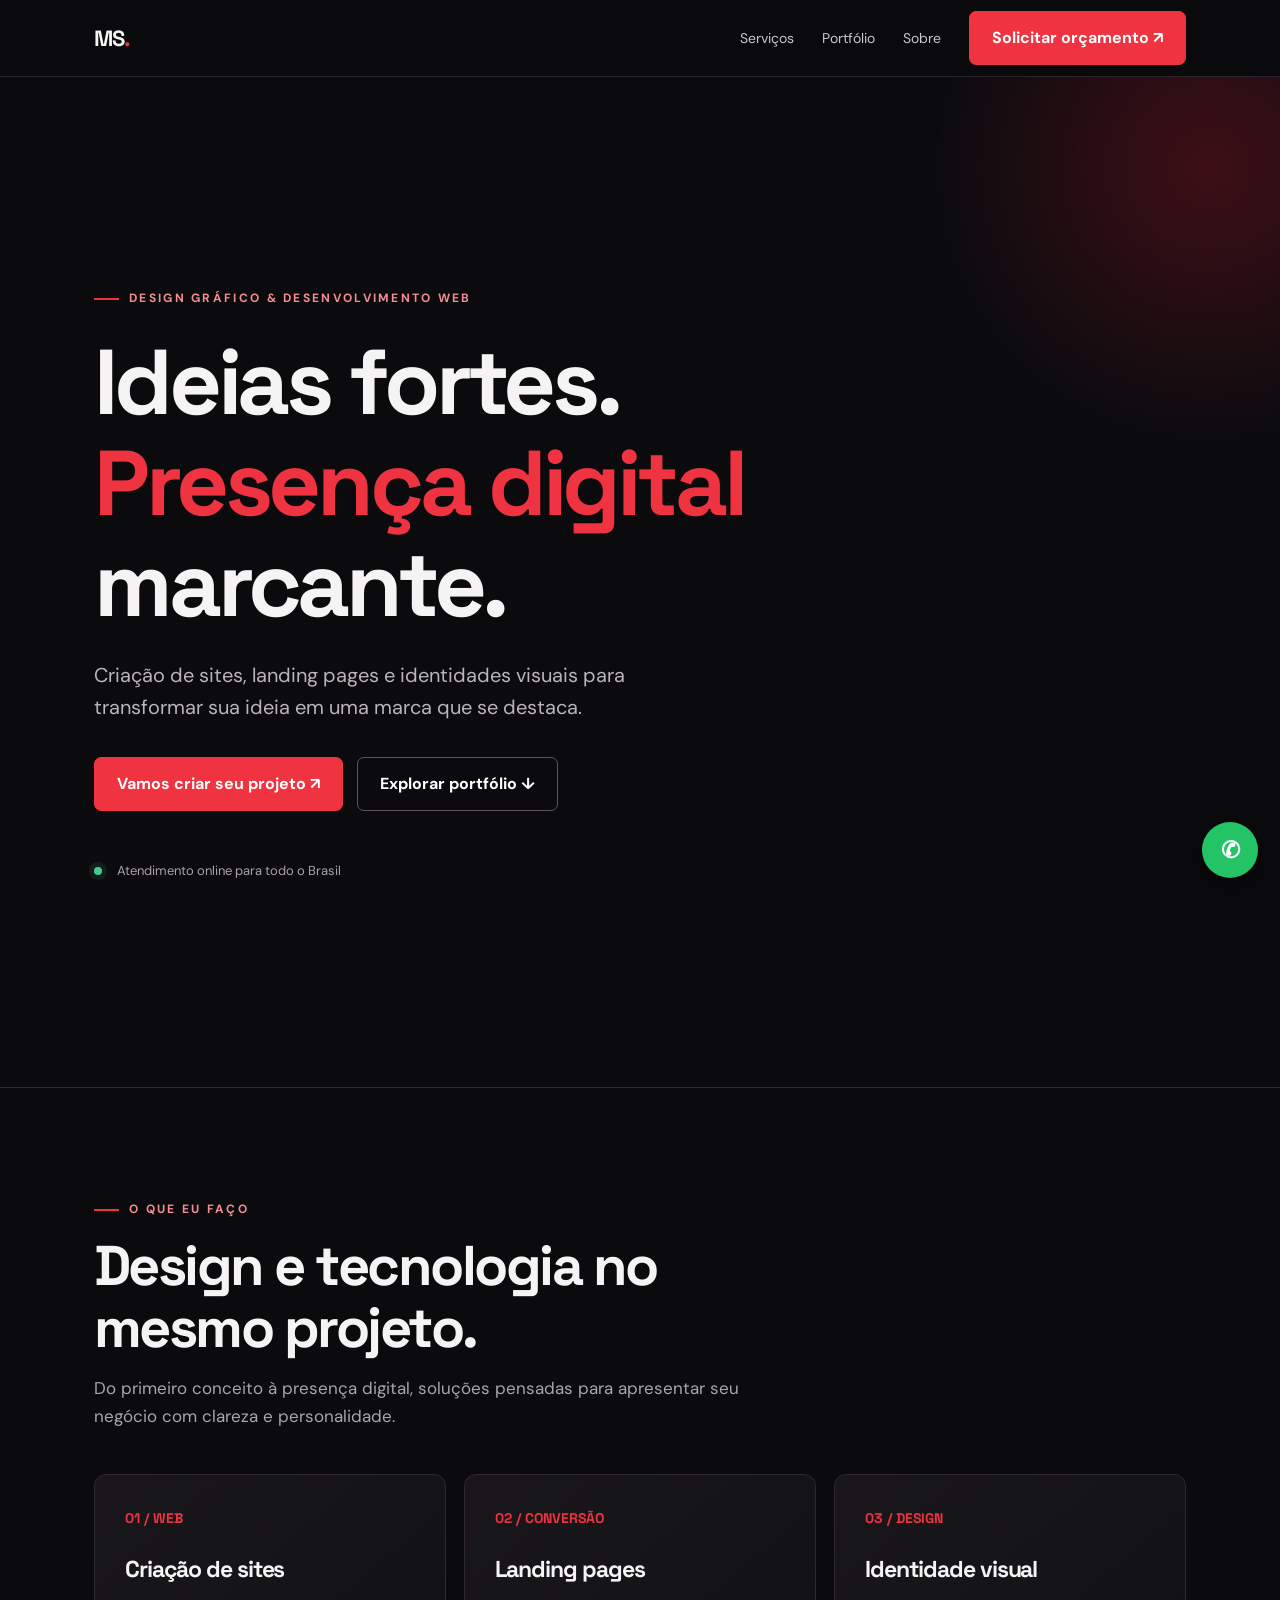
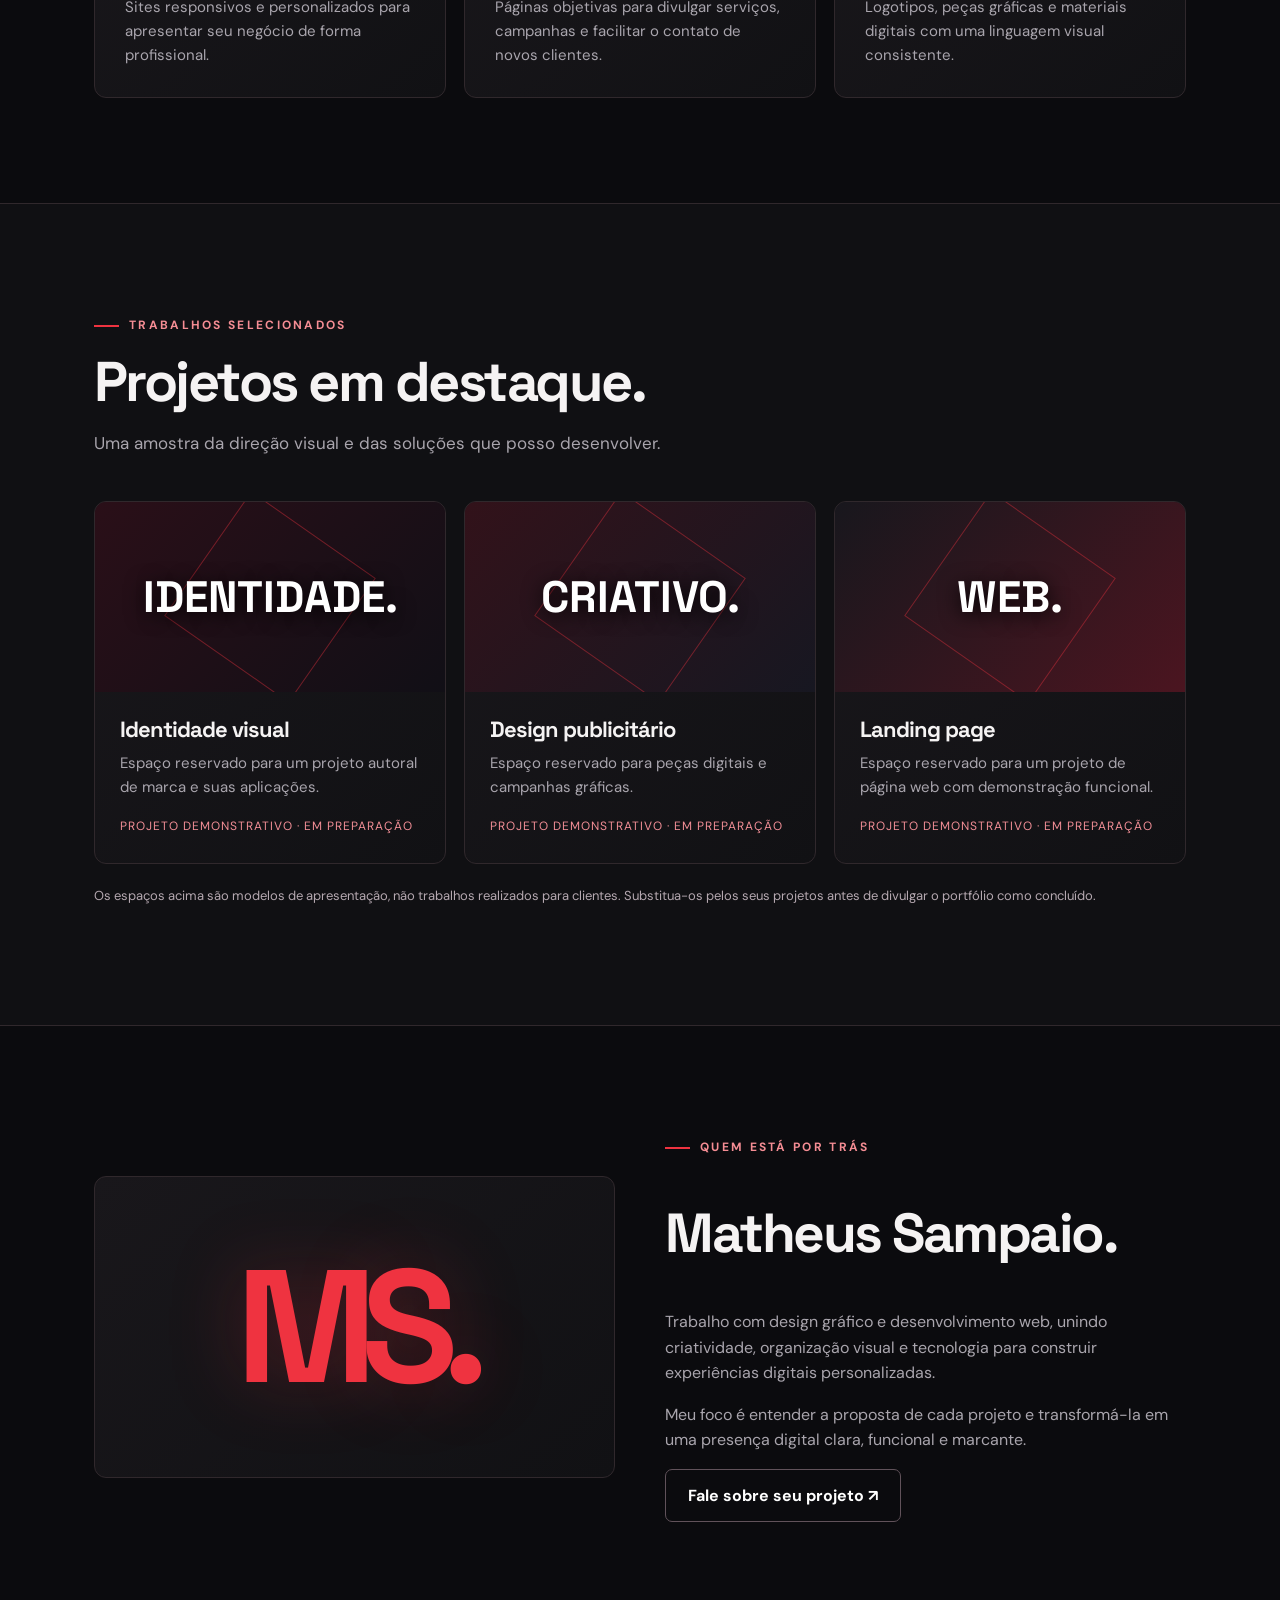
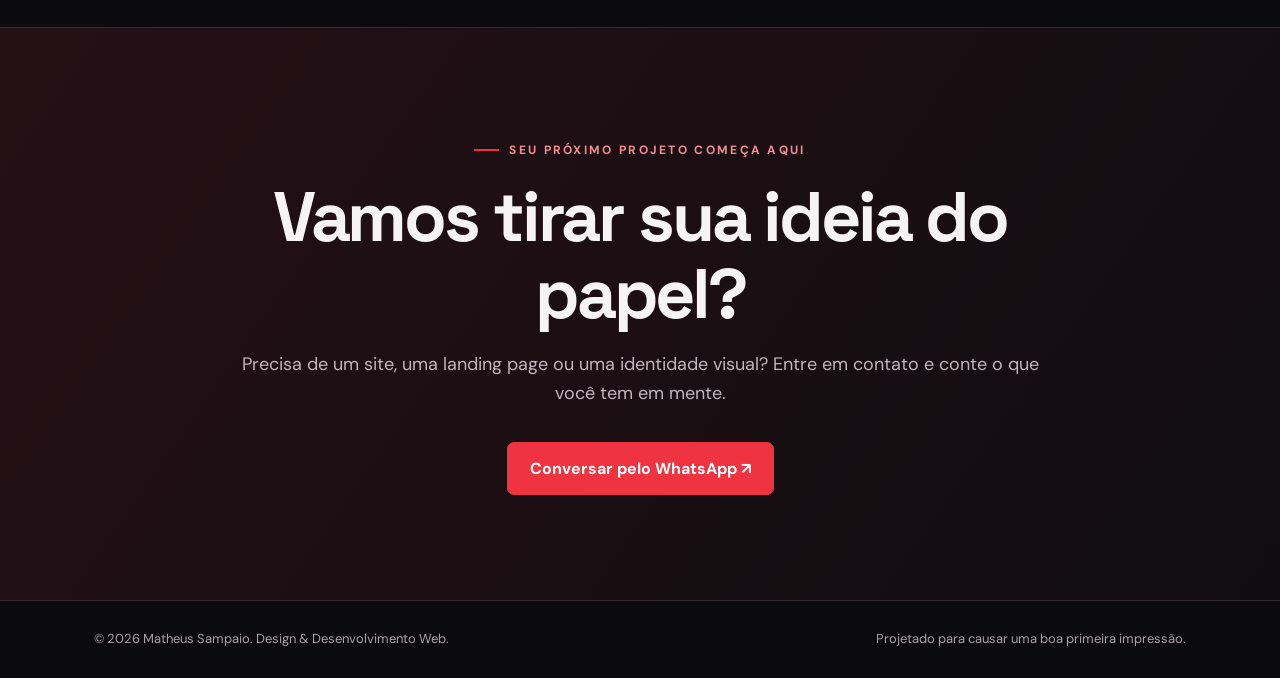
<file: index.html>
<!DOCTYPE html>
<html lang="pt-BR">

<head>
    <meta charset="UTF-8" />
    <meta name="viewport" content="width=device-width, initial-scale=1" />
    <meta name="description"
        content="Matheus Sampaio: design gráfico, identidade visual, landing pages e desenvolvimento de sites profissionais." />
    <meta name="theme-color" content="#0b0b0e" />
    <title>Matheus Sampaio | Design & Desenvolvimento Web</title>
    <link rel="preconnect" href="https://fonts.googleapis.com" />
    <link rel="preconnect" href="https://fonts.gstatic.com" crossorigin />
    <link
        href="https://fonts.googleapis.com/css2?family=DM+Sans:wght@400;500;600;700&family=Space+Grotesk:wght@400;500;600;700&display=swap"
        rel="stylesheet" />
    <link rel="stylesheet" href="style.css">
</head>

<body>
    <header class="nav">
        <div class="wrap"><a class="brand" href="#inicio"
                aria-label="Matheus Sampaio, início">MS<span>.</span></a><button class="menu-toggle"
                aria-expanded="false" aria-controls="nav-links" aria-label="Abrir menu">☰</button>
            <nav class="links" id="nav-links" aria-label="Navegação principal"><a href="#servicos">Serviços</a><a
                    href="#portfolio">Portfólio</a><a href="#sobre">Sobre</a><a class="btn"
                    href="https://wa.me/5531992388922?text=Ol%C3%A1%2C%20Matheus!%20Gostaria%20de%20solicitar%20um%20or%C3%A7amento."
                    target="_blank" rel="noopener noreferrer">Solicitar orçamento ↗</a></nav>
        </div>
    </header>
    <main>
        <section class="hero" id="inicio">
            <div class="wrap">
                <div class="hero-inner"><span class="eyebrow">Design gráfico & desenvolvimento web</span>
                    <h1>Ideias fortes.<br><em>Presença digital</em><br>marcante.</h1>
                    <p class="lead">Criação de sites, landing pages e identidades visuais para transformar sua ideia em
                        uma marca que se destaca.</p>
                    <div class="actions"><a class="btn"
                            href="https://wa.me/5531992388922?text=Ol%C3%A1%2C%20Matheus!%20Quero%20conversar%20sobre%20um%20projeto."
                            target="_blank" rel="noopener noreferrer">Vamos criar seu projeto ↗</a><a
                            class="btn secondary" href="#portfolio">Explorar portfólio ↓</a></div>
                    <div class="mini"><span class="dot"></span>Atendimento online para todo o Brasil</div>
                </div>
            </div>
        </section>
        <section id="servicos">
            <div class="wrap">
                <div class="section-head"><span class="eyebrow">O que eu faço</span>
                    <h2>Design e tecnologia no mesmo projeto.</h2>
                    <p>Do primeiro conceito à presença digital, soluções pensadas para apresentar seu negócio com
                        clareza e personalidade.</p>
                </div>
                <div class="grid">
                    <article class="service"><span class="number">01 / WEB</span>
                        <h3>Criação de sites</h3>
                        <p>Sites responsivos e personalizados para apresentar seu negócio de forma profissional.</p>
                    </article>
                    <article class="service"><span class="number">02 / CONVERSÃO</span>
                        <h3>Landing pages</h3>
                        <p>Páginas objetivas para divulgar serviços, campanhas e facilitar o contato de novos clientes.
                        </p>
                    </article>
                    <article class="service"><span class="number">03 / DESIGN</span>
                        <h3>Identidade visual</h3>
                        <p>Logotipos, peças gráficas e materiais digitais com uma linguagem visual consistente.</p>
                    </article>
                </div>
            </div>
        </section>
        <section class="portfolio" id="portfolio">
            <div class="wrap">
                <div class="section-head"><span class="eyebrow">Trabalhos selecionados</span>
                    <h2>Projetos em destaque.</h2>
                    <p>Uma amostra da direção visual e das soluções que posso desenvolver.</p>
                </div>
                <div class="grid">
                    <article class="project">
                        <div class="project-art"><span>IDENTIDADE.</span></div>
                        <div class="project-info">
                            <h3>Identidade visual</h3>
                            <p>Espaço reservado para um projeto autoral de marca e suas aplicações.</p><span
                                class="tag">Projeto demonstrativo · em preparação</span>
                        </div>
                    </article>
                    <article class="project">
                        <div class="project-art"><span>CRIATIVO.</span></div>
                        <div class="project-info">
                            <h3>Design publicitário</h3>
                            <p>Espaço reservado para peças digitais e campanhas gráficas.</p><span class="tag">Projeto
                                demonstrativo · em preparação</span>
                        </div>
                    </article>
                    <article class="project">
                        <div class="project-art"><span>WEB.</span></div>
                        <div class="project-info">
                            <h3>Landing page</h3>
                            <p>Espaço reservado para um projeto de página web com demonstração funcional.</p><span
                                class="tag">Projeto demonstrativo · em preparação</span>
                        </div>
                    </article>
                </div>
                <p class="notice">Os espaços acima são modelos de apresentação, não trabalhos realizados para clientes.
                    Substitua-os pelos seus projetos antes de divulgar o portfólio como concluído.</p>
            </div>
        </section>
        <section id="sobre">
            <div class="wrap about-layout">
                <div class="about-box" aria-hidden="true"><span class="about-mark">MS.</span></div>
                <div class="about-text"><span class="eyebrow">Quem está por trás</span>
                    <h2>Matheus Sampaio.</h2>
                    <p>Trabalho com design gráfico e desenvolvimento web, unindo criatividade, organização visual e
                        tecnologia para construir experiências digitais personalizadas.</p>
                    <p>Meu foco é entender a proposta de cada projeto e transformá-la em uma presença digital clara,
                        funcional e marcante.</p><a class="btn secondary" href="#contato">Fale sobre seu projeto ↗</a>
                </div>
            </div>
        </section>
        <section class="contact" id="contato">
            <div class="wrap"><span class="eyebrow">Seu próximo projeto começa aqui</span>
                <h2>Vamos tirar sua ideia do papel?</h2>
                <p>Precisa de um site, uma landing page ou uma identidade visual? Entre em contato e conte o que você
                    tem em mente.</p>
                <div class="actions"><a class="btn"
                        href="https://wa.me/5531992388922?text=Ol%C3%A1%2C%20Matheus!%20Vim%20pelo%20seu%20site%20e%20gostaria%20de%20um%20or%C3%A7amento."
                        target="_blank" rel="noopener noreferrer">Conversar pelo WhatsApp ↗</a></div>
            </div>
        </section>
    </main>
    <footer class="footer">
        <div class="wrap"><span>© <span id="year"></span> Matheus Sampaio. Design & Desenvolvimento
                Web.</span><span>Projetado para causar uma boa primeira impressão.</span></div>
    </footer>
    <a class="whatsapp"
        href="https://wa.me/5531992388922?text=Ol%C3%A1%2C%20Matheus!%20Gostaria%20de%20um%20or%C3%A7amento."
        target="_blank" rel="noopener noreferrer" aria-label="Conversar pelo WhatsApp">✆</a>
    <script>
        document.getElementById('year').textContent = new Date().getFullYear();
        const toggle = document.querySelector('.menu-toggle'), links = document.querySelector('.links');
        toggle.addEventListener('click', () => {const open = links.classList.toggle('open'); toggle.setAttribute('aria-expanded', String(open)); toggle.setAttribute('aria-label', open ? 'Fechar menu' : 'Abrir menu');});
        links.querySelectorAll('a').forEach(a => a.addEventListener('click', () => {links.classList.remove('open'); toggle.setAttribute('aria-expanded', 'false'); toggle.setAttribute('aria-label', 'Abrir menu');}));
    </script>
</body>

</html>
</file>
<file: style.css>
:root{--bg:#0b0b0e;--panel:#151519;--text:#f5f3f3;--muted:#a9a5ad;--red:#ef3340;--line:#30282c;--max:1140px}
    *{box-sizing:border-box}html{scroll-behavior:smooth}body{margin:0;background:var(--bg);color:var(--text);font-family:'DM Sans',Arial,sans-serif;line-height:1.6}a{color:inherit;text-decoration:none}button{font:inherit}::selection{background:var(--red);color:white}
    .wrap{max-width:var(--max);padding:0 24px;margin:auto}.nav{position:sticky;top:0;z-index:10;background:#0b0b0eea;backdrop-filter:blur(14px);border-bottom:1px solid #292429}.nav .wrap{min-height:76px;display:flex;align-items:center;justify-content:space-between;gap:20px}.brand{font:700 22px 'Space Grotesk',sans-serif;letter-spacing:-1px}.brand span{color:var(--red)}.links{display:flex;gap:28px;align-items:center}.links a:not(.btn){color:#cbc6cb;font-size:14px}.links a:hover{color:white}.btn{display:inline-flex;align-items:center;justify-content:center;padding:13px 22px;border-radius:7px;background:var(--red);color:#fff;font-weight:700;border:1px solid var(--red);transition:.2s}.btn:hover{background:#c91c2b;transform:translateY(-2px)}.btn.secondary{background:transparent;border-color:#61525a}.btn.secondary:hover{border-color:var(--red)}.menu-toggle{display:none;background:transparent;color:white;border:1px solid #45383f;border-radius:7px;padding:8px 12px}
    .hero{position:relative;overflow:hidden;border-bottom:1px solid var(--line)}.hero:before{content:"";position:absolute;width:600px;height:600px;right:-230px;top:-210px;background:radial-gradient(circle,#c51b2b45 0,transparent 65%);pointer-events:none}.hero .wrap{min-height:640px;display:flex;align-items:center;position:relative}.hero-inner{max-width:800px;padding:100px 0}.eyebrow{display:inline-flex;gap:10px;align-items:center;color:#f58d94;font-size:12px;letter-spacing:2.3px;text-transform:uppercase;font-weight:700}.eyebrow:before{content:"";width:25px;height:2px;background:var(--red)}h1,h2,h3{font-family:'Space Grotesk',sans-serif;line-height:1.1;letter-spacing:-.045em}h1{font-size:clamp(46px,7.4vw,92px);margin:23px 0 24px}h1 em{font-style:normal;color:var(--red)}.lead{font-size:clamp(17px,2vw,20px);color:#bbb4bb;max-width:620px}.actions{display:flex;gap:14px;flex-wrap:wrap;margin-top:34px}.mini{margin-top:50px;display:flex;align-items:center;gap:15px;color:#aaa0a7;font-size:13px}.mini .dot{width:8px;height:8px;background:#46ca8c;border-radius:50%;box-shadow:0 0 0 5px #46ca8c19}
    section{padding:105px 0}.section-head{max-width:700px;margin-bottom:44px}.section-head h2{font-size:clamp(36px,4.6vw,56px);margin:16px 0}.section-head p{color:var(--muted);font-size:17px}.grid{display:grid;grid-template-columns:repeat(3,1fr);gap:18px}.service,.project,.about-box{border:1px solid var(--line);background:linear-gradient(140deg,#19171b,#111114);border-radius:12px}.service{padding:30px;transition:.2s}.service:hover,.project:hover{border-color:#aa343e;transform:translateY(-3px)}.number{color:var(--red);font:700 14px 'Space Grotesk',sans-serif}.service h3{font-size:23px;margin:27px 0 12px}.service p,.project p{color:var(--muted);font-size:15px;margin:0}.portfolio{background:#101013;border-top:1px solid var(--line);border-bottom:1px solid var(--line)}.project{overflow:hidden;transition:.2s}.project-art{height:190px;background:linear-gradient(135deg,#2a0f18,#110f16);display:flex;align-items:center;justify-content:center;position:relative;overflow:hidden}.project-art:before{content:"";width:150px;height:150px;border:1px solid #ef334066;transform:rotate(35deg);position:absolute}.project-art span{font:700 44px 'Space Grotesk',sans-serif;z-index:1;color:#fff;text-shadow:0 3px 20px #000}.project:nth-child(2) .project-art{background:linear-gradient(135deg,#32121a,#171721)}.project:nth-child(3) .project-art{background:linear-gradient(135deg,#18171d,#4b1520)}.project-info{padding:25px}.project-info h3{font-size:22px;margin:0 0 10px}.tag{display:inline-block;margin-top:18px;color:#f18e96;font-size:12px;letter-spacing:1px;text-transform:uppercase}.notice{font-size:13px;color:#b5a8b0;margin-top:22px}
    .about-layout{display:grid;grid-template-columns:1fr 1fr;gap:50px;align-items:center}.about-box{padding:48px;min-height:300px;display:flex;align-items:center;justify-content:center}.about-mark{font:700 clamp(90px,15vw,160px) 'Space Grotesk',sans-serif;letter-spacing:-.1em;color:var(--red);text-shadow:0 0 75px #ef334044}.about-text h2{font-size:clamp(36px,4.5vw,55px)}.about-text p{color:var(--muted)}.contact{background:linear-gradient(125deg,#251016,#100d10);border-top:1px solid #51212a}.contact .wrap{text-align:center;max-width:850px}.contact h2{font-size:clamp(40px,6vw,70px);margin:18px 0}.contact p{color:#c3b4bd;font-size:18px}.contact .actions{justify-content:center}.footer{padding:28px 0;border-top:1px solid var(--line);font-size:13px;color:#aaa0a7}.footer .wrap{display:flex;justify-content:space-between;gap:16px;flex-wrap:wrap}.whatsapp{position:fixed;bottom:22px;right:22px;z-index:9;width:56px;height:56px;display:grid;place-items:center;border-radius:50%;background:#24c466;color:white;font-weight:800;box-shadow:0 8px 30px #0009;font-size:23px}.whatsapp:hover{transform:scale(1.07)}
    @media(max-width:800px){.grid{grid-template-columns:1fr 1fr}.about-layout{grid-template-columns:1fr}.links{display:none;position:absolute;top:75px;left:0;right:0;padding:20px 24px;background:#141216;border-bottom:1px solid var(--line);flex-direction:column;align-items:stretch}.links.open{display:flex}.menu-toggle{display:block}.hero .wrap{min-height:540px}.hero-inner{padding:80px 0}}
    @media(max-width:570px){.grid{grid-template-columns:1fr}.hero .wrap{min-height:530px}.hero-inner{padding:70px 0}section{padding:75px 0}.project-art{height:210px}.about-box{min-height:210px}.actions .btn{width:100%}.mini{margin-top:34px}}
    @media(prefers-reduced-motion:reduce){html{scroll-behavior:auto}*,*:before,*:after{transition:none!important}}
</file>
